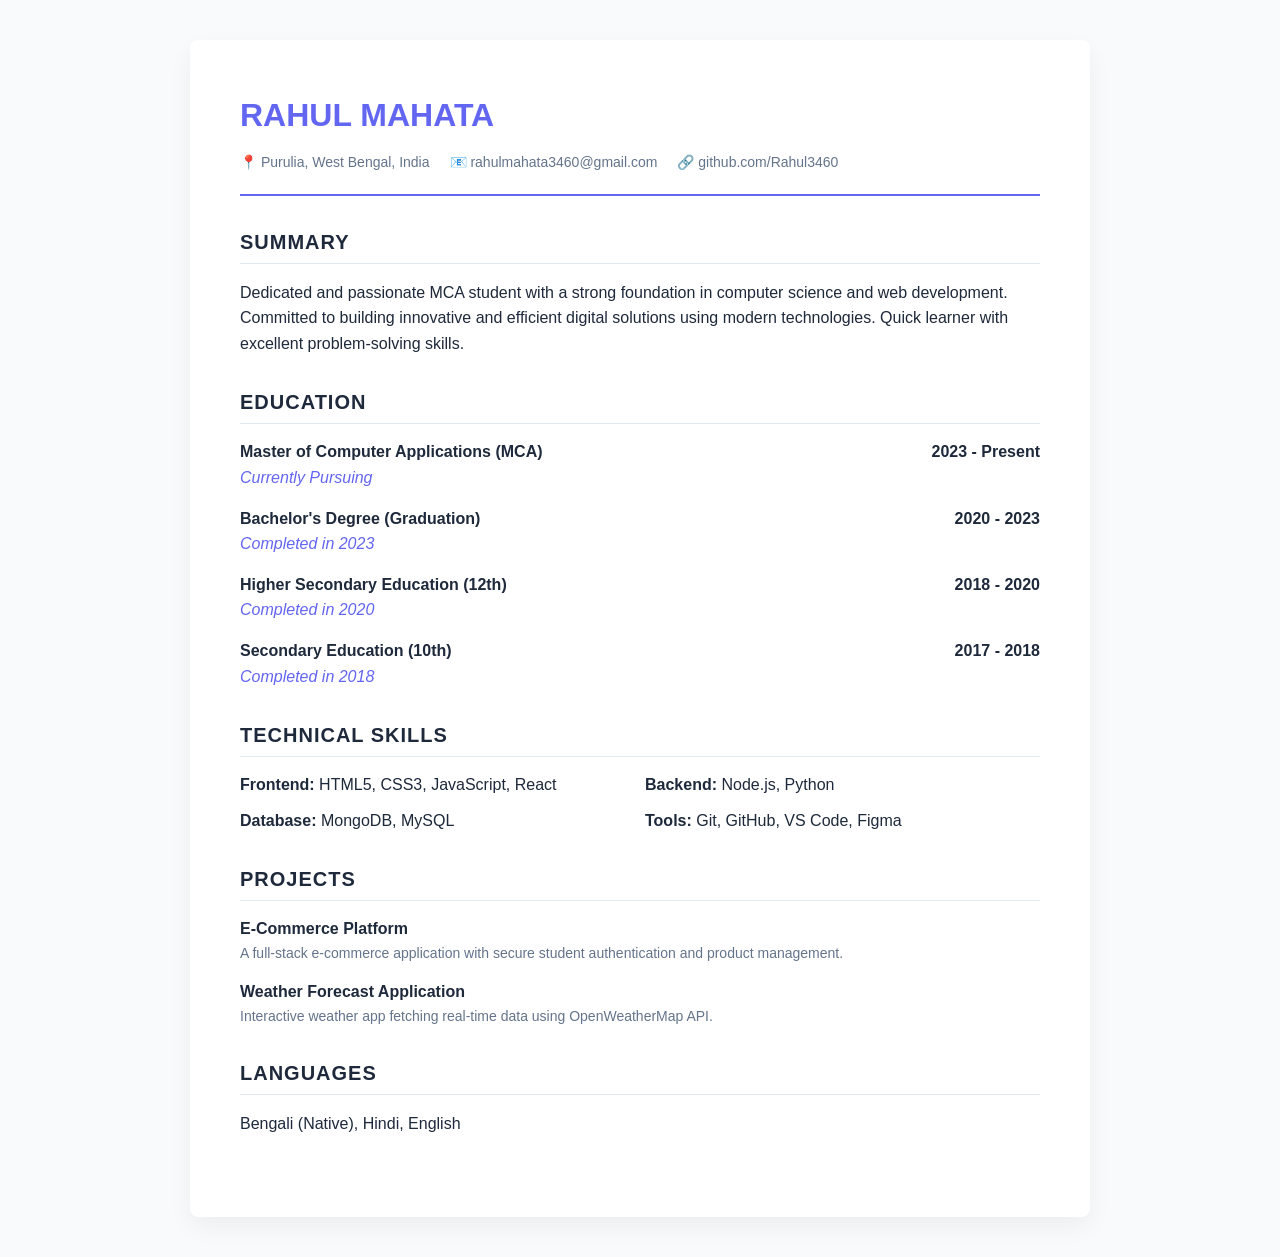
<file: files/resume.html>
<!DOCTYPE html>
<html lang="en">
<head>
    <meta charset="UTF-8">
    <meta name="viewport" content="width=device-width, initial-scale=1.0">
    <title>Resume - Rahul Mahata</title>
    <style>
        :root {
            --primary: #6366f1;
            --text: #1e293b;
            --text-light: #64748b;
            --bg: #f8fafc;
        }
        body {
            font-family: 'Segoe UI', Tahoma, Geneva, Verdana, sans-serif;
            background-color: var(--bg);
            color: var(--text);
            line-height: 1.6;
            margin: 0;
            padding: 40px;
        }
        .resume-container {
            max-width: 800px;
            margin: 0 auto;
            background: white;
            padding: 50px;
            box-shadow: 0 10px 25px rgba(0,0,0,0.05);
            border-radius: 8px;
        }
        header {
            border-bottom: 2px solid var(--primary);
            padding-bottom: 20px;
            margin-bottom: 30px;
        }
        h1 {
            margin: 0;
            color: var(--primary);
            font-size: 32px;
        }
        .contact-info {
            display: flex;
            gap: 20px;
            font-size: 14px;
            color: var(--text-light);
            margin-top: 10px;
        }
        section {
            margin-bottom: 30px;
        }
        h2 {
            font-size: 20px;
            border-bottom: 1px solid #e2e8f0;
            padding-bottom: 5px;
            margin-bottom: 15px;
            color: var(--text);
            text-transform: uppercase;
            letter-spacing: 1px;
        }
        .item {
            margin-bottom: 15px;
        }
        .item-title {
            font-weight: bold;
            display: flex;
            justify-content: space-between;
        }
        .item-subtitle {
            color: var(--primary);
            font-style: italic;
        }
        .item-desc {
            font-size: 14px;
            color: var(--text-light);
        }
        .skills-list {
            display: grid;
            grid-template-columns: 1fr 1fr;
            gap: 10px;
        }
        @media print {
            body { padding: 0; background: white; }
            .resume-container { box-shadow: none; border: none; width: 100%; max-width: none; }
        }
    </style>
</head>
<body>
    <div class="resume-container">
        <header>
            <h1>RAHUL MAHATA</h1>
            <div class="contact-info">
                <span>📍 Purulia, West Bengal, India</span>
                <span>📧 rahulmahata3460@gmail.com</span>
                <span>🔗 github.com/Rahul3460</span>
            </div>
        </header>

        <section>
            <h2>Summary</h2>
            <p>Dedicated and passionate MCA student with a strong foundation in computer science and web development. Committed to building innovative and efficient digital solutions using modern technologies. Quick learner with excellent problem-solving skills.</p>
        </section>

        <section>
            <h2>Education</h2>
            <div class="item">
                <div class="item-title">
                    <span>Master of Computer Applications (MCA)</span>
                    <span>2023 - Present</span>
                </div>
                <div class="item-subtitle">Currently Pursuing</div>
            </div>
            <div class="item">
                <div class="item-title">
                    <span>Bachelor's Degree (Graduation)</span>
                    <span>2020 - 2023</span>
                </div>
                <div class="item-subtitle">Completed in 2023</div>
            </div>
            <div class="item">
                <div class="item-title">
                    <span>Higher Secondary Education (12th)</span>
                    <span>2018 - 2020</span>
                </div>
                <div class="item-subtitle">Completed in 2020</div>
            </div>
            <div class="item">
                <div class="item-title">
                    <span>Secondary Education (10th)</span>
                    <span>2017 - 2018</span>
                </div>
                <div class="item-subtitle">Completed in 2018</div>
            </div>
        </section>

        <section>
            <h2>Technical Skills</h2>
            <div class="skills-list">
                <div><strong>Frontend:</strong> HTML5, CSS3, JavaScript, React</div>
                <div><strong>Backend:</strong> Node.js, Python</div>
                <div><strong>Database:</strong> MongoDB, MySQL</div>
                <div><strong>Tools:</strong> Git, GitHub, VS Code, Figma</div>
            </div>
        </section>

        <section>
            <h2>Projects</h2>
            <div class="item">
                <div class="item-title">E-Commerce Platform</div>
                <div class="item-desc">A full-stack e-commerce application with secure student authentication and product management.</div>
            </div>
            <div class="item">
                <div class="item-title">Weather Forecast Application</div>
                <div class="item-desc">Interactive weather app fetching real-time data using OpenWeatherMap API.</div>
            </div>
        </section>

        <section>
            <h2>Languages</h2>
            <p>Bengali (Native), Hindi, English</p>
        </section>
    </div>
</body>
</html>
</file>
